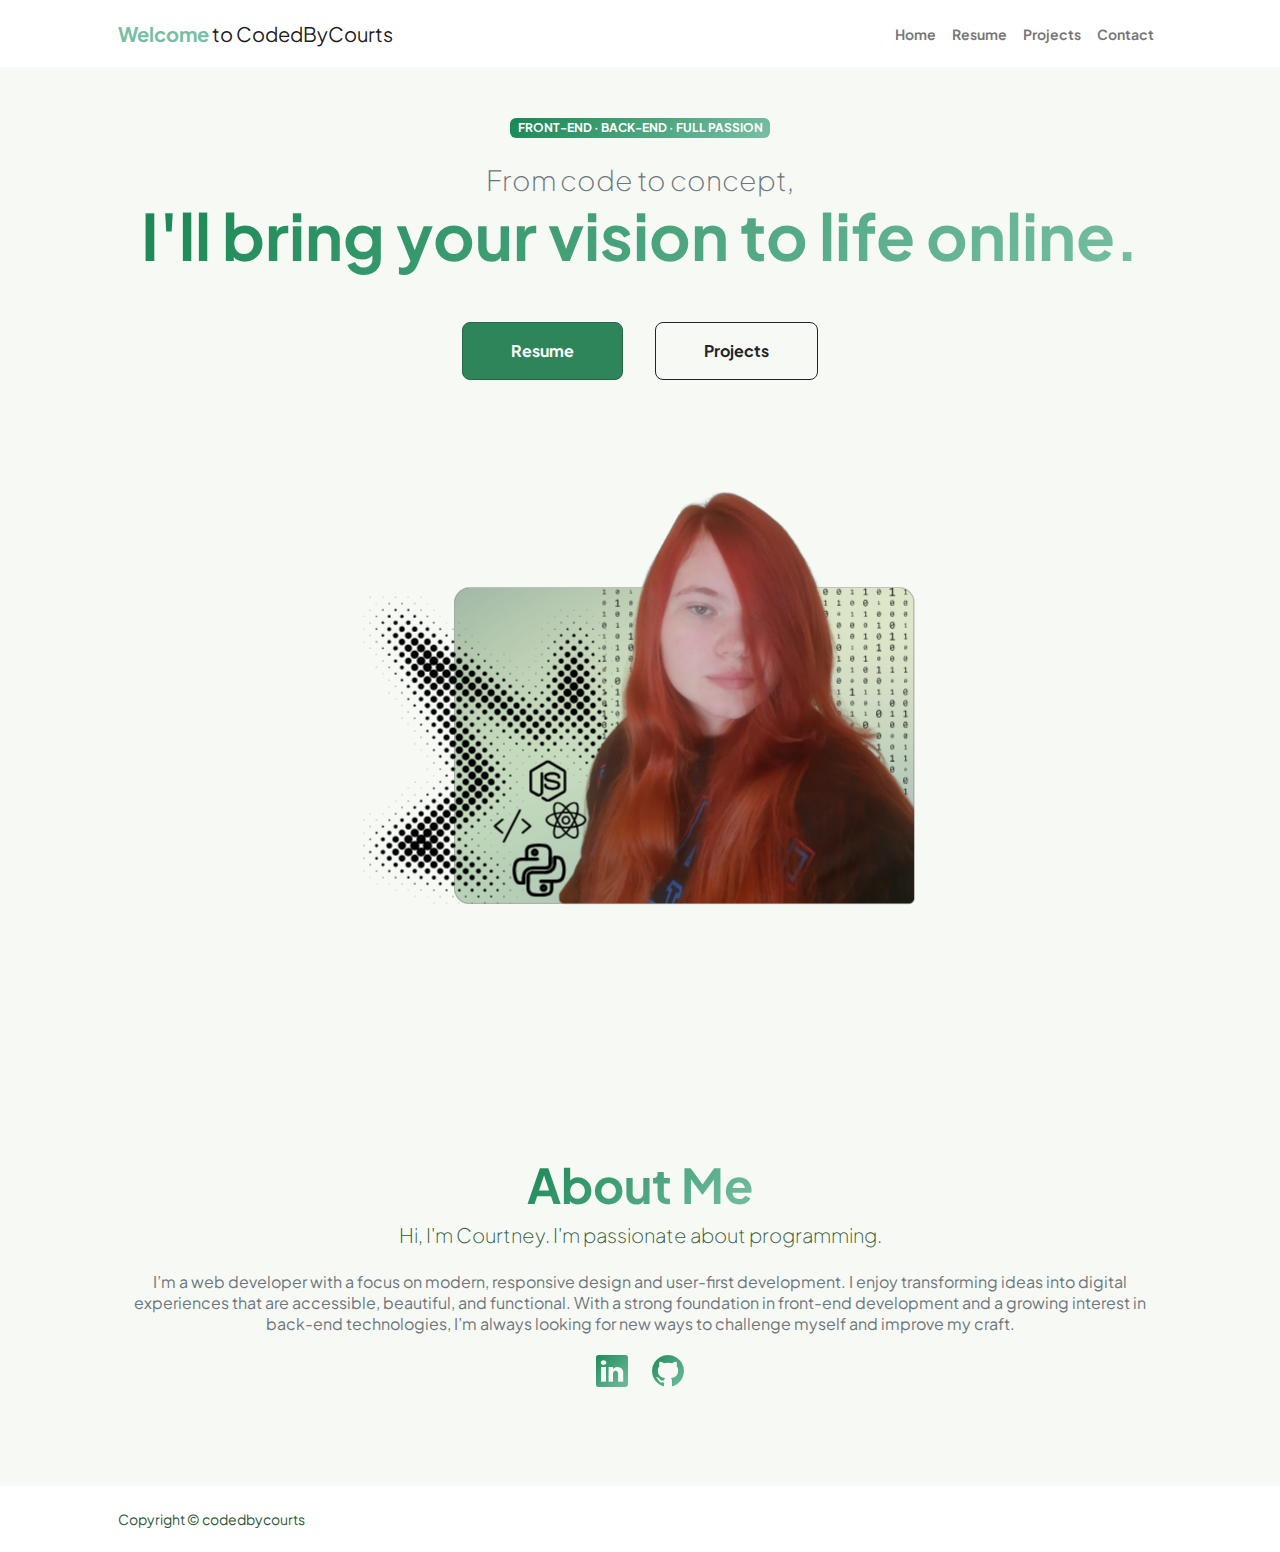
<file: index.html>
<!DOCTYPE html>
<html lang="en">
    <head>
        <meta charset="utf-8" />
        <meta name="viewport" content="width=device-width, initial-scale=1, shrink-to-fit=no" />
        <meta name="description" content="" />
        <meta name="author" content="" />
        <title>Portfolio</title>
        <!-- Favicon-->
        <link rel="icon" type="image/x-icon" href="assets/favicon.ico" />
        <!-- Custom Google font-->
        <link rel="preconnect" href="https://fonts.googleapis.com" />
        <link rel="preconnect" href="https://fonts.gstatic.com" crossorigin />
        <link href="https://fonts.googleapis.com/css2?family=Plus+Jakarta+Sans:wght@100;200;300;400;500;600;700;800;900&amp;display=swap" rel="stylesheet" />
        <!-- Bootstrap icons-->
        <link href="https://cdn.jsdelivr.net/npm/bootstrap-icons@1.8.1/font/bootstrap-icons.css" rel="stylesheet" />
        <!-- Core theme CSS (includes Bootstrap)-->
        <link href="css/styles.css" rel="stylesheet" />
    </head>
    <body class="d-flex flex-column h-100">
        <main class="flex-shrink-0">
            <!-- Navigation-->
            <nav class="navbar navbar-expand-lg navbar-light bg-white py-3">
                <div class="container px-5">
                    <a class="navbar-brand" href="index.html"><span class="fw-bolder text-primary">Welcome</span> to CodedByCourts</a>
                    <button class="navbar-toggler" type="button" data-bs-toggle="collapse" data-bs-target="#navbarSupportedContent" aria-controls="navbarSupportedContent" aria-expanded="false" aria-label="Toggle navigation"><span class="navbar-toggler-icon"></span></button>
                    <div class="collapse navbar-collapse" id="navbarSupportedContent">
                        <ul class="navbar-nav ms-auto mb-2 mb-lg-0 small fw-bolder">
                            <li class="nav-item"><a class="nav-link" href="index.html">Home</a></li>
                            <li class="nav-item"><a class="nav-link" href="resume.html">Resume</a></li>
                            <li class="nav-item"><a class="nav-link" href="projects.html">Projects</a></li>
                            <li class="nav-item"><a class="nav-link" href="contact.html">Contact</a></li>
                        </ul>
                    </div>
                </div>
            </nav>
            <!-- Header-->
            <header class="py-5">
                <div class="container px-5 pb-5">
                    <div class="row gx-5 align-items-center">
                        <div class="col-xxl-5">
                            <!-- Header text content-->
                            <div class="text-center text-xxl-start">
                                <div class="badge bg-gradient-primary-to-secondary text-white mb-4"><div class="text-uppercase">Front-End &middot; Back-End &middot; Full Passion</div></div>
                                <div class="fs-3 fw-light text-muted">From code to concept,</div>
                                <h1 class="display-3 fw-bolder mb-5"><span class="text-gradient d-inline">I'll bring your vision to life online.</span></h1>
                                <div class="d-grid gap-3 d-sm-flex justify-content-sm-center justify-content-xxl-start mb-3">
                                    <a class="btn btn-primary btn-lg px-5 py-3 me-sm-3 fs-6 fw-bolder" href="resume.html">Resume</a>
                                    <a class="btn btn-outline-dark btn-lg px-5 py-3 fs-6 fw-bolder" href="projects.html">Projects</a>
                                </div>
                            </div>
                        </div>
                        <div class="col-xxl-7">
                            <!-- Header profile picture-->
                            <div class="d-flex justify-content-center mt-5 mt-xxl-0">
                                    <!-- TIP: For best results, use a photo with a transparent background like the demo example below-->
                                    <!-- Watch a tutorial on how to do this on YouTube (link)-->
                                    <img class="profile-img" src="assets/potfoliopic2.PNG" alt="..." />
                                    <div class="dots-1">
                                        <!-- SVG Dots-->
                                        <!-- END of SVG dots-->
                                    </div>
                                    <div class="dots-2">
                                        <!-- SVG Dots-->
                                        <!-- END of SVG dots-->
                                    </div>
                                    <div class="dots-3">
                                        <!-- SVG Dots-->
                                        <!-- END of SVG dots-->
                                    </div>
                                    <div class="dots-4">
                                        <!-- SVG Dots-->

                                        <!-- END of SVG dots-->
                                    </div>
                                </div>
                            </div>
                        </div>
                    </div>
                </div>
            </header>
            <!-- About Section-->
            <section class="bg-light py-5">
                <div class="container px-5">
                    <div class="row gx-5 justify-content-center">
                        <div class="col-xxl-8">
                            <div class="text-center my-5">
                                <h2 class="display-5 fw-bolder"><span class="text-gradient d-inline">About Me</span></h2>
                                <p class="lead fw-light mb-4">Hi, I'm Courtney. I'm passionate about programming.</p>
                                <p class="text-muted">I’m a web developer with a focus on modern, responsive design and user-first development. I enjoy transforming ideas into digital experiences that are accessible, beautiful, and functional. With a strong foundation in front-end development and a growing interest in back-end technologies, I’m always looking for new ways to challenge myself and improve my craft.</p>
                                <div class="d-flex justify-content-center fs-2 gap-4">
                                    <a class="text-gradient" href="https://www.linkedin.com/in/courtney-cook-09b361341/"><i class="bi bi-linkedin"></i></a>
                                    <a class="text-gradient" href="https://github.com/Courts02"><i class="bi bi-github"></i></a>
                                </div>
                            </div>
                        </div>
                    </div>
                </div>
            </section>
        </main>
        <!-- Footer-->
        <footer class="bg-white py-4 mt-auto">
            <div class="container px-5">
                <div class="row align-items-center justify-content-between flex-column flex-sm-row">
                    <div class="col-auto"><div class="small m-0">Copyright &copy; codedbycourts</div></div>
                    <!-- <div class="col-auto">
                        <a class="small" href="#!">Privacy</a>
                        <span class="mx-1">&middot;</span>
                        <a class="small" href="#!">Terms</a>
                        <span class="mx-1">&middot;</span>
                        <a class="small" href="#!">Contact</a>
                    </div> -->
                </div>
            </div>
        </footer>
        <!-- Bootstrap core JS-->
        <script src="https://cdn.jsdelivr.net/npm/bootstrap@5.2.3/dist/js/bootstrap.bundle.min.js"></script>
        <!-- Core theme JS-->
        <script src="js/scripts.js"></script>
    </body>
</html>
</file>
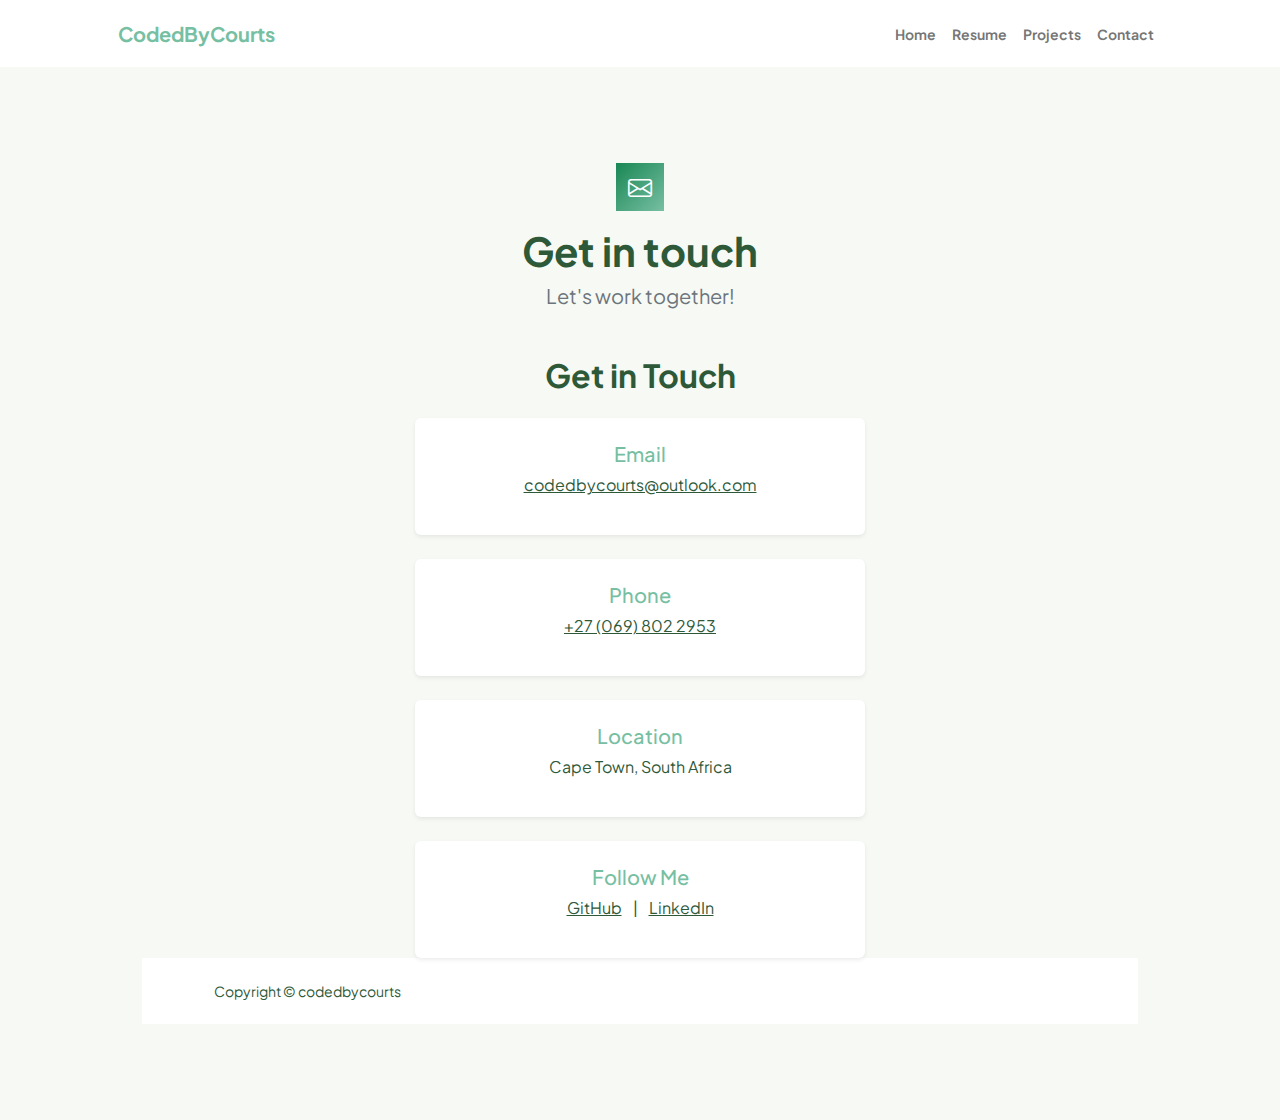
<file: contact.html>
<!DOCTYPE html>
<html lang="en">
    <head>
        <meta charset="utf-8" />
        <meta name="viewport" content="width=device-width, initial-scale=1, shrink-to-fit=no" />
        <meta name="description" content />
        <meta name="author" content />
        <title>Contact Me</title>
        <!-- Favicon-->
        <link rel="icon" type="image/x-icon" href="assets/favicon.ico" />
        <!-- Custom Google font-->
        <link rel="preconnect" href="https://fonts.googleapis.com" />
        <link rel="preconnect" href="https://fonts.gstatic.com" crossorigin />
        <link href="https://fonts.googleapis.com/css2?family=Plus+Jakarta+Sans:wght@100;200;300;400;500;600;700;800;900&amp;display=swap" rel="stylesheet" />
        <!-- Bootstrap icons-->
        <link href="https://cdn.jsdelivr.net/npm/bootstrap-icons@1.8.1/font/bootstrap-icons.css" rel="stylesheet" />
        <!-- Core theme CSS (includes Bootstrap)-->
        <link href="css/styles.css" rel="stylesheet" />
    </head>
    <body class="d-flex flex-column">
        <main class="flex-shrink-0">
            <!-- Navigation-->
            <nav class="navbar navbar-expand-lg navbar-light bg-white py-3">
                <div class="container px-5">
                    <a class="navbar-brand" href="index.html"><span class="fw-bolder text-primary">CodedByCourts</span></a>
                    <button class="navbar-toggler" type="button" data-bs-toggle="collapse" data-bs-target="#navbarSupportedContent" aria-controls="navbarSupportedContent" aria-expanded="false" aria-label="Toggle navigation"><span class="navbar-toggler-icon"></span></button>
                    <div class="collapse navbar-collapse" id="navbarSupportedContent">
                        <ul class="navbar-nav ms-auto mb-2 mb-lg-0 small fw-bolder">
                            <li class="nav-item"><a class="nav-link" href="index.html">Home</a></li>
                            <li class="nav-item"><a class="nav-link" href="resume.html">Resume</a></li>
                            <li class="nav-item"><a class="nav-link" href="projects.html">Projects</a></li>
                            <li class="nav-item"><a class="nav-link" href="contact.html">Contact</a></li>
                        </ul>
                    </div>
                </div>
            </nav>
            <!-- Page content-->
            <section class="py-5">
                <div class="container px-5">
                    <!-- Contact form-->
                    <div class="bg-light rounded-4 py-5 px-4 px-md-5">
                        <div class="text-center mb-5">
                            <div class="feature bg-primary bg-gradient-primary-to-secondary text-white rounded-3 mb-3"><i class="bi bi-envelope"></i></div>
                            <h1 class="fw-bolder">Get in touch</h1>
                            <p class="lead fw-normal text-muted mb-0">Let's work together!</p>
                        </div>
                        <div class="row gx-5 justify-content-center">
<div class="col-lg-8 col-xl-6 text-center">
    <h2 class="fw-bold mb-4">Get in Touch</h2>
    
    <div class="card shadow-sm p-4 mb-4">
        <h5 class="text-primary">Email</h5>
        <p><a href="mailto:codedbycourts@outlook.comS">codedbycourts@outlook.com</a></p>
    </div>

    <div class="card shadow-sm p-4 mb-4">
        <h5 class="text-primary">Phone</h5>
        <p><a href="tel:+27 69 802 2953">+27 (069) 802 2953</a></p>
    </div>

    <div class="card shadow-sm p-4 mb-4">
        <h5 class="text-primary">Location</h5>
        <p>Cape Town, South Africa</p>
    </div>

    <div class="card shadow-sm p-4">
        <h5 class="text-primary">Follow Me</h5>
        <p>
            <a href="https://github.com/Courts02" target="_blank" class="me-2">GitHub</a> |
            <a href="https://www.linkedin.com/in/courtney-cook-09b361341/" target="_blank" class="ms-2">LinkedIn</a>
        </p>

    </div>
</div>

        <!-- Footer-->
        <footer class="bg-white py-4 mt-auto">
            <div class="container px-5">
                <div class="row align-items-center justify-content-between flex-column flex-sm-row">
                    <div class="col-auto"><div class="small m-0">Copyright &copy; codedbycourts</div></div>
                    <!-- <div class="col-auto">
                        <a class="small" href="#!">Privacy</a>
                        <span class="mx-1">&middot;</span>
                        <a class="small" href="#!">Terms</a>
                        <span class="mx-1">&middot;</span>
                        <a class="small" href="#!">Contact</a>
                    </div> -->
                </div>
            </div>
        </footer>
        <!-- Bootstrap core JS-->
        <script src="https://cdn.jsdelivr.net/npm/bootstrap@5.2.3/dist/js/bootstrap.bundle.min.js"></script>
        <!-- Core theme JS-->
        <script src="js/scripts.js"></script>
        <!-- * * * * * * * * * * * * * * * * * * * * * * * * * * * * * * * * * * * * * * * *-->
        <!-- * *                               SB Forms JS                               * *-->
        <!-- * * Activate your form at https://startbootstrap.com/solution/contact-forms * *-->
        <!-- * * * * * * * * * * * * * * * * * * * * * * * * * * * * * * * * * * * * * * * *-->
        <script src="https://cdn.startbootstrap.com/sb-forms-latest.js"></script>
    </body>
</html>
</file>
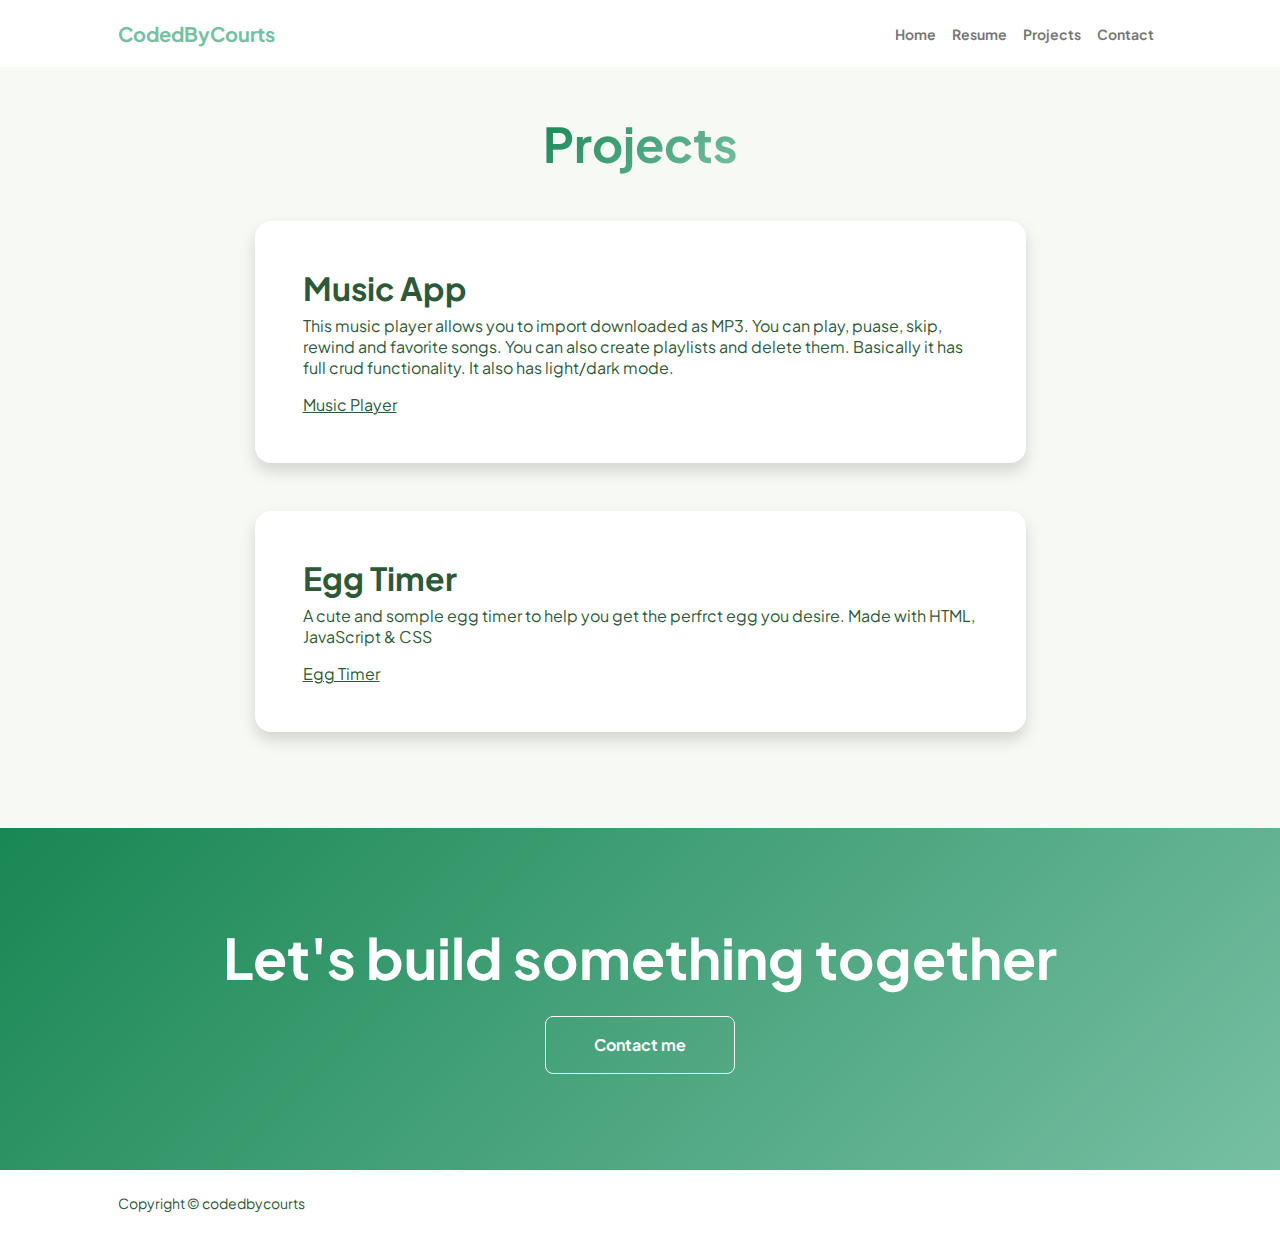
<file: projects.html>
<!DOCTYPE html>
<html lang="en">
    <head>
        <meta charset="utf-8" />
        <meta name="viewport" content="width=device-width, initial-scale=1, shrink-to-fit=no" />
        <meta name="description" content="" />
        <meta name="author" content="" />
        <title>Projects</title>
        <!-- Favicon-->
        <link rel="icon" type="image/x-icon" href="assets/favicon.ico" />
        <!-- Custom Google font-->
        <link rel="preconnect" href="https://fonts.googleapis.com" />
        <link rel="preconnect" href="https://fonts.gstatic.com" crossorigin />
        <link href="https://fonts.googleapis.com/css2?family=Plus+Jakarta+Sans:wght@100;200;300;400;500;600;700;800;900&amp;display=swap" rel="stylesheet" />
        <!-- Bootstrap icons-->
        <link href="https://cdn.jsdelivr.net/npm/bootstrap-icons@1.8.1/font/bootstrap-icons.css" rel="stylesheet" />
        <!-- Core theme CSS (includes Bootstrap)-->
        <link href="css/styles.css" rel="stylesheet" />
    </head>
    <body class="d-flex flex-column h-100 bg-light">
        <main class="flex-shrink-0">
            <!-- Navigation-->
            <nav class="navbar navbar-expand-lg navbar-light bg-white py-3">
                <div class="container px-5">
                    <a class="navbar-brand" href="index.html"><span class="fw-bolder text-primary">CodedByCourts</span></a>
                    <button class="navbar-toggler" type="button" data-bs-toggle="collapse" data-bs-target="#navbarSupportedContent" aria-controls="navbarSupportedContent" aria-expanded="false" aria-label="Toggle navigation"><span class="navbar-toggler-icon"></span></button>
                    <div class="collapse navbar-collapse" id="navbarSupportedContent">
                        <ul class="navbar-nav ms-auto mb-2 mb-lg-0 small fw-bolder">
                            <li class="nav-item"><a class="nav-link" href="index.html">Home</a></li>
                            <li class="nav-item"><a class="nav-link" href="resume.html">Resume</a></li>
                            <li class="nav-item"><a class="nav-link" href="projects.html">Projects</a></li>
                            <li class="nav-item"><a class="nav-link" href="contact.html">Contact</a></li>
                        </ul>
                    </div>
                </div>
            </nav>
            <!-- Projects Section-->
            <section class="py-5">
                <div class="container px-5 mb-5">
                    <div class="text-center mb-5">
                        <h1 class="display-5 fw-bolder mb-0"><span class="text-gradient d-inline">Projects</span></h1>
                    </div>
                    <div class="row gx-5 justify-content-center">
                        <div class="col-lg-11 col-xl-9 col-xxl-8">
                            <!-- Project Card 1-->
                            <div class="card overflow-hidden shadow rounded-4 border-0 mb-5">
                                <div class="card-body p-0">
                                    <div class="d-flex align-items-center">
                                        <div class="p-5">
                                            <h2 class="fw-bolder">Music App</h2>
                                            <p>This music player allows you to import downloaded as MP3. You can play, puase, skip, rewind and favorite songs. You can also create playlists and delete them. Basically it has full crud functionality. It also has light/dark mode.</p>
                                         <a href="https://courts02.github.io/Music_Player/">Music Player</a>
                                        </div>
                                        <!-- <img class="img-fluid" src="https://dummyimage.com/300x400/343a40/6c757d" alt="..." /> -->
                                    </div>
                                </div>
                            </div>
                            <!-- Project Card 2-->
                            <div class="card overflow-hidden shadow rounded-4 border-0">
                                <div class="card-body p-0">
                                    <div class="d-flex align-items-center">
                                        <div class="p-5">
                                            <h2 class="fw-bolder">Egg Timer</h2>
                                            <p>A cute and somple egg timer to help you get the perfrct egg you desire. Made with HTML, JavaScript & CSS</p>
                                            <a href="https://courts02.github.io/eggtimer/">Egg Timer</a>
                                        </div>
                                        <!-- <img class="img-fluid" src="https://dummyimage.com/300x400/343a40/6c757d" alt="..." /> -->
                                    </div>
                                </div>
                            </div>
                        </div>
                    </div>
                </div>
            </section>
            <!-- Call to action section-->
            <section class="py-5 bg-gradient-primary-to-secondary text-white">
                <div class="container px-5 my-5">
                    <div class="text-center">
                        <h2 class="display-4 fw-bolder mb-4">Let's build something together</h2>
                        <a class="btn btn-outline-light btn-lg px-5 py-3 fs-6 fw-bolder" href="contact.html">Contact me</a>
                    </div>
                </div>
            </section>
        </main>
        <!-- Footer-->
        <footer class="bg-white py-4 mt-auto">
            <div class="container px-5">
                <div class="row align-items-center justify-content-between flex-column flex-sm-row">
                    <div class="col-auto"><div class="small m-0">Copyright &copy; codedbycourts </div></div>
                    <!-- <div class="col-auto">
                        <a class="small" href="#!">Privacy</a>
                        <span class="mx-1">&middot;</span>
                        <a class="small" href="#!">Terms</a>
                        <span class="mx-1">&middot;</span>
                        <a class="small" href="#!">Contact</a>
                    </div> -->
                </div>
            </div>
        </footer>
        <!-- Bootstrap core JS-->
        <script src="https://cdn.jsdelivr.net/npm/bootstrap@5.2.3/dist/js/bootstrap.bundle.min.js"></script>
        <!-- Core theme JS-->
        <script src="js/scripts.js"></script>
    </body>
</html>
</file>
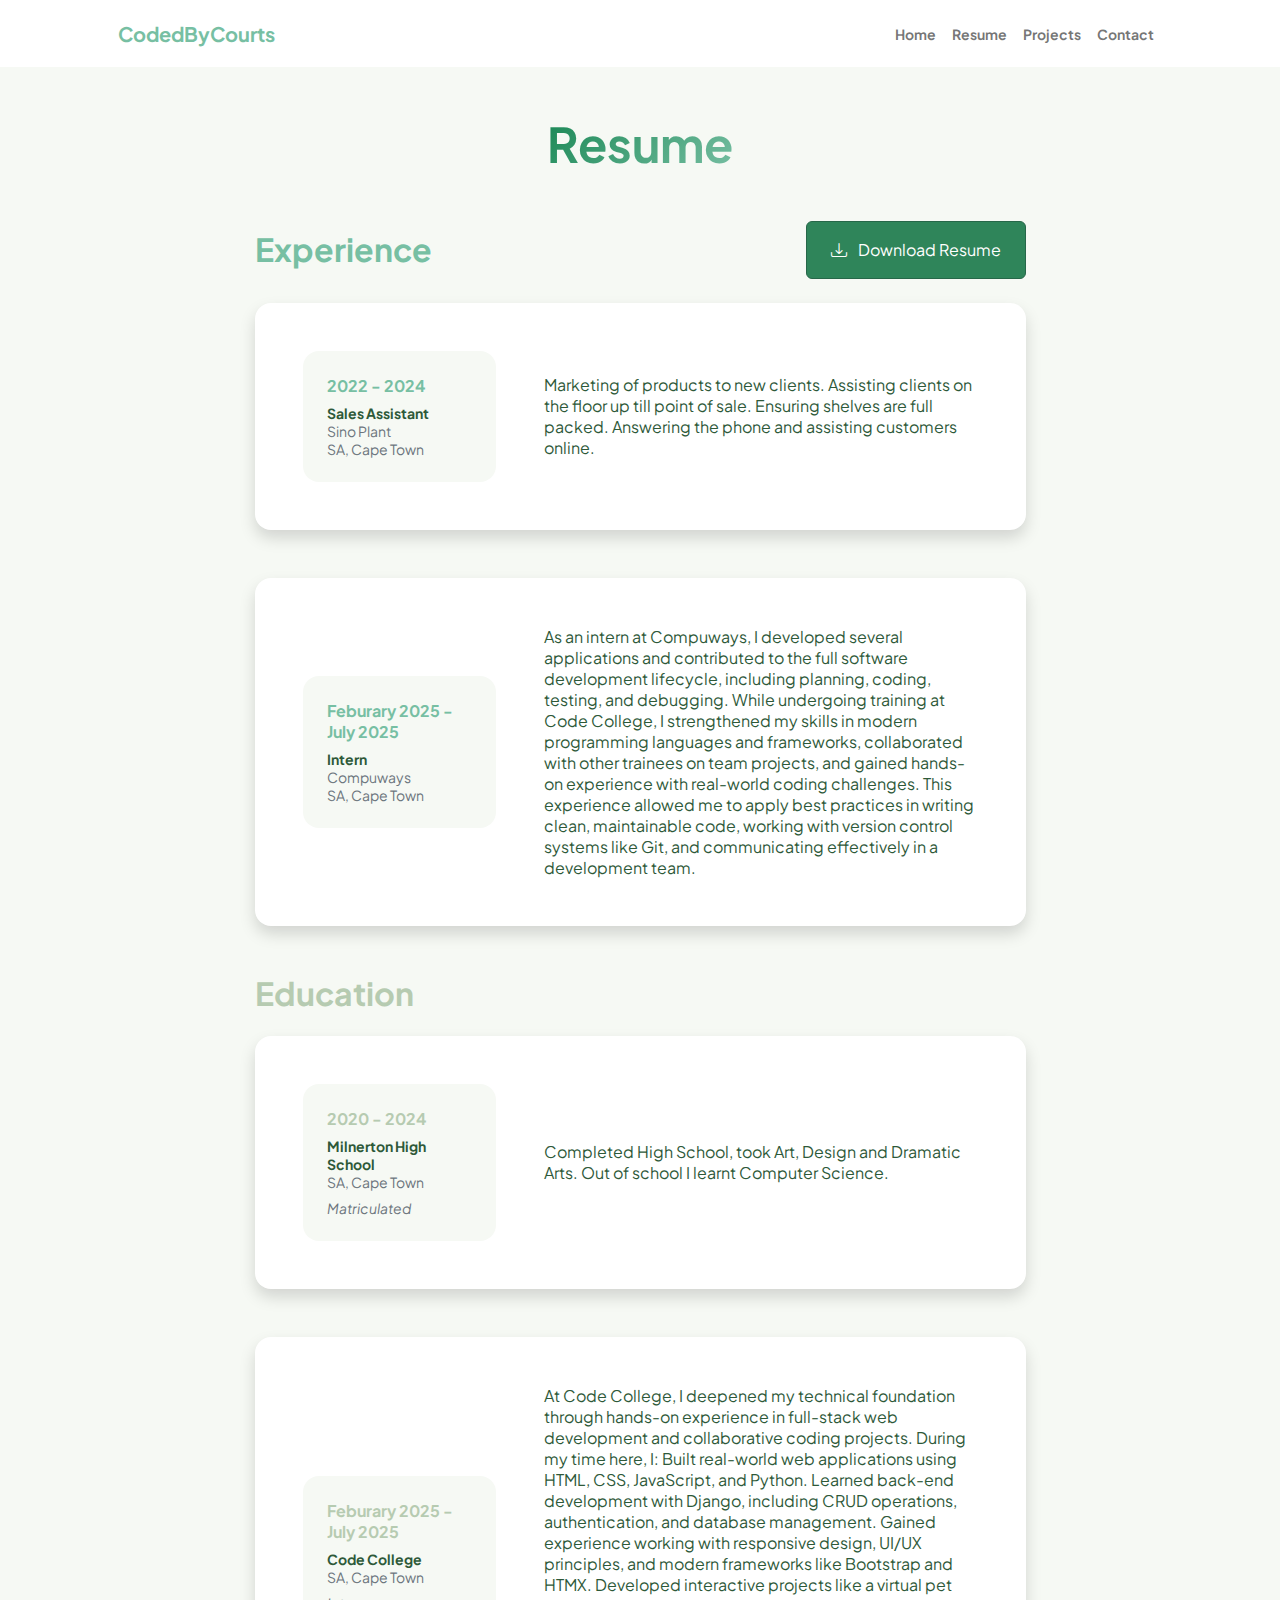
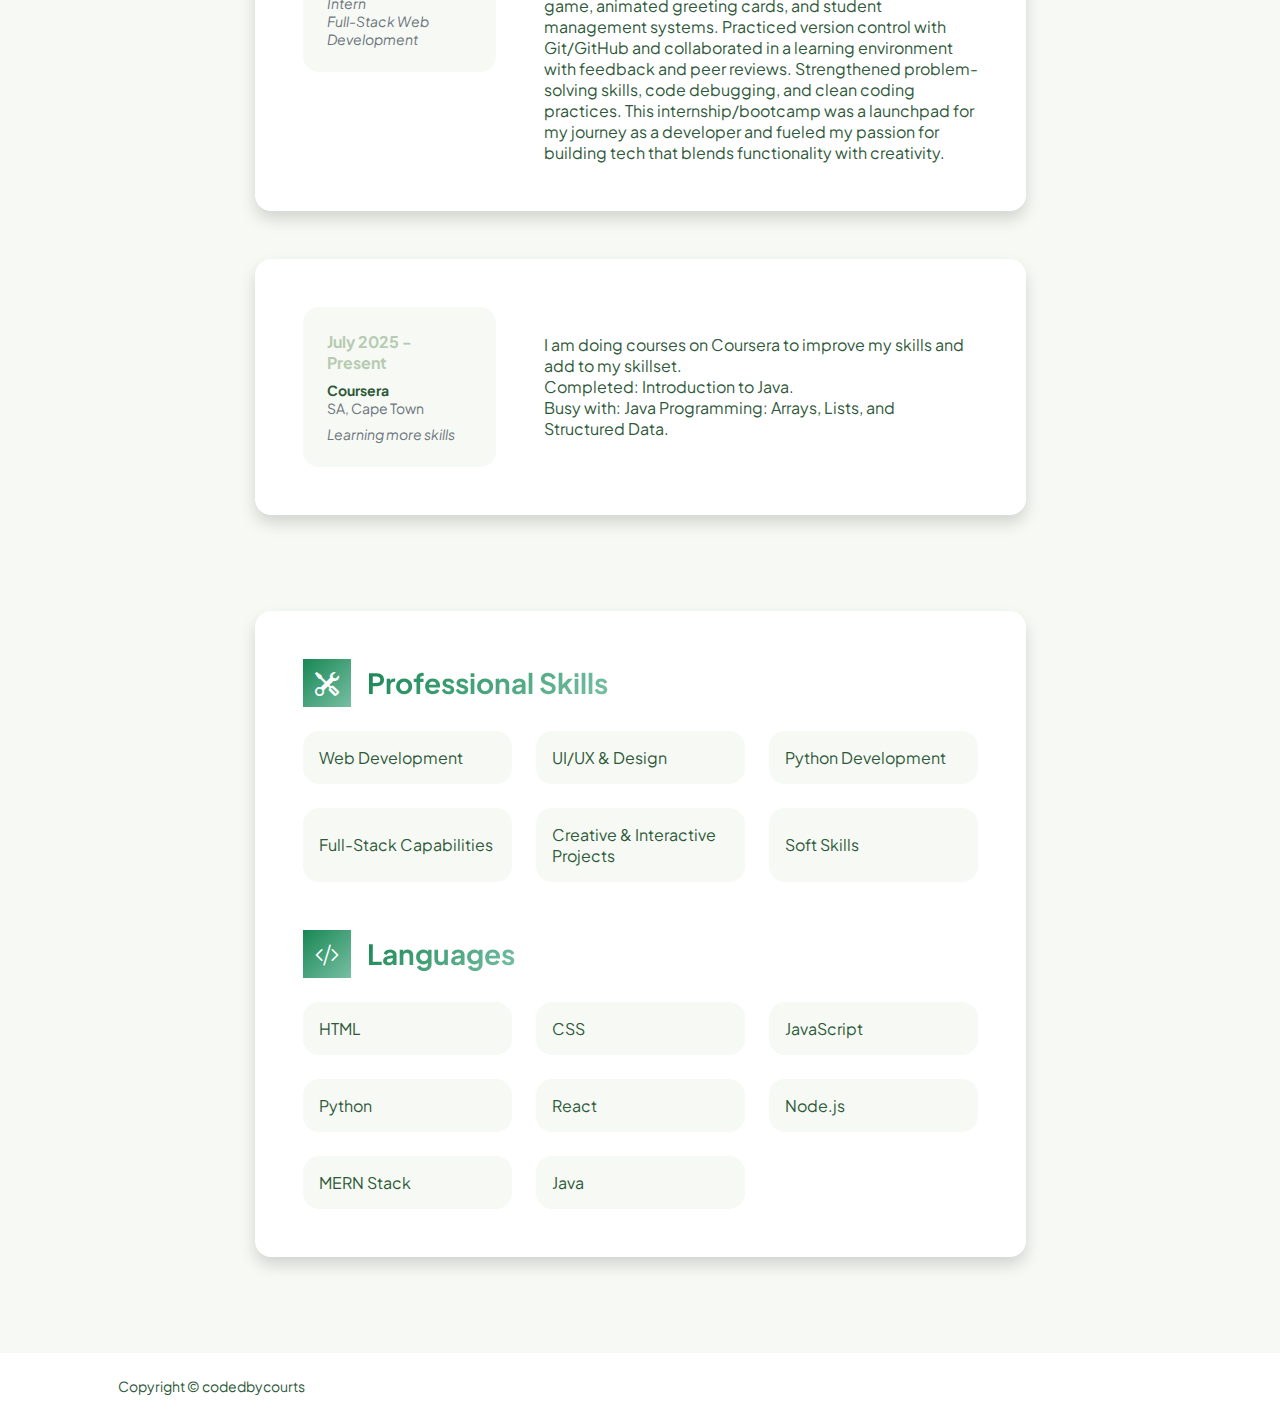
<file: resume.html>
<!DOCTYPE html>
<html lang="en">
    <head>
        <meta charset="utf-8" />
        <meta name="viewport" content="width=device-width, initial-scale=1, shrink-to-fit=no" />
        <meta name="description" content="" />
        <meta name="author" content="" />
        <title>Resume</title>
        <!-- Favicon-->
        <link rel="icon" type="image/x-icon" href="assets/favicon.ico" />
        <!-- Custom Google font-->
        <link rel="preconnect" href="https://fonts.googleapis.com" />
        <link rel="preconnect" href="https://fonts.gstatic.com" crossorigin />
        <link href="https://fonts.googleapis.com/css2?family=Plus+Jakarta+Sans:wght@100;200;300;400;500;600;700;800;900&amp;display=swap" rel="stylesheet" />
        <!-- Bootstrap icons-->
        <link href="https://cdn.jsdelivr.net/npm/bootstrap-icons@1.8.1/font/bootstrap-icons.css" rel="stylesheet" />
        <!-- Core theme CSS (includes Bootstrap)-->
        <link href="css/styles.css" rel="stylesheet" />
    </head>
    <body class="d-flex flex-column h-100 bg-light">
        <main class="flex-shrink-0">
            <!-- Navigation-->
            <nav class="navbar navbar-expand-lg navbar-light bg-white py-3">
                <div class="container px-5">
                    <a class="navbar-brand" href="index.html"><span class="fw-bolder text-primary">CodedByCourts</span></a>
                    <button class="navbar-toggler" type="button" data-bs-toggle="collapse" data-bs-target="#navbarSupportedContent" aria-controls="navbarSupportedContent" aria-expanded="false" aria-label="Toggle navigation"><span class="navbar-toggler-icon"></span></button>
                    <div class="collapse navbar-collapse" id="navbarSupportedContent">
                        <ul class="navbar-nav ms-auto mb-2 mb-lg-0 small fw-bolder">
                            <li class="nav-item"><a class="nav-link" href="index.html">Home</a></li>
                            <li class="nav-item"><a class="nav-link" href="resume.html">Resume</a></li>
                            <li class="nav-item"><a class="nav-link" href="projects.html">Projects</a></li>
                            <li class="nav-item"><a class="nav-link" href="contact.html">Contact</a></li>
                        </ul>
                    </div>
                </div>
            </nav>
            <!-- Page Content-->
            <div class="container px-5 my-5">
                <div class="text-center mb-5">
                    <h1 class="display-5 fw-bolder mb-0"><span class="text-gradient d-inline">Resume</span></h1>
                </div>
                <div class="row gx-5 justify-content-center">
                    <div class="col-lg-11 col-xl-9 col-xxl-8">
                        <!-- Experience Section-->
                        <section>
                            <div class="d-flex align-items-center justify-content-between mb-4">
                                <h2 class="text-primary fw-bolder mb-0">Experience</h2>
                                <!-- Download resume button-->
                                <!-- Note: Set the link href target to a PDF file within your project-->
                                <a class="btn btn-primary px-4 py-3" href="assets/Resume (CodedByCourts).pdf" target="_blank">
                                    <div class="d-inline-block bi bi-download me-2"></div>
                                    Download Resume
                                </a>
                            </div>
                            <!-- Experience Card 1-->
                            <div class="card shadow border-0 rounded-4 mb-5">
                                <div class="card-body p-5">
                                    <div class="row align-items-center gx-5">
                                        <div class="col text-center text-lg-start mb-4 mb-lg-0">
                                            <div class="bg-light p-4 rounded-4">
                                                <div class="text-primary fw-bolder mb-2">2022 - 2024</div>
                                                <div class="small fw-bolder">Sales Assistant</div>
                                                <div class="small text-muted">Sino Plant</div>
                                                <div class="small text-muted">SA, Cape Town</div>
                                            </div>
                                        </div>
                                        <div class="col-lg-8"><div>Marketing of products to new clients.
Assisting clients on the floor up till point of sale.
Ensuring shelves are full packed.
Answering the phone and assisting customers online.</div></div>
                                    </div>
                                </div>
                            </div>
                            <!-- Experience Card 2-->
                            <div class="card shadow border-0 rounded-4 mb-5">
                                <div class="card-body p-5">
                                    <div class="row align-items-center gx-5">
                                        <div class="col text-center text-lg-start mb-4 mb-lg-0">
                                            <div class="bg-light p-4 rounded-4">
                                                <div class="text-primary fw-bolder mb-2">Feburary 2025 - July 2025</div>
                                                <div class="small fw-bolder">Intern</div>
                                                <div class="small text-muted">Compuways</div>
                                                <div class="small text-muted">SA, Cape Town</div>
                                            </div>
                                        </div>
                                        <div class="col-lg-8"><div>As an intern at Compuways, I developed several applications and contributed to the full software development lifecycle, including planning, coding, testing, and debugging. While undergoing training at Code College, I strengthened my skills in modern programming languages and frameworks, collaborated with other trainees on team projects, and gained hands-on experience with real-world coding challenges. This experience allowed me to apply best practices in writing clean, maintainable code, working with version control systems like Git, and communicating effectively in a development team.</div></div>
                                    </div>
                                </div>
                            </div>
                        </section> 
                        <!-- Education Section-->
                        <section>
                            <h2 class="text-secondary fw-bolder mb-4">Education</h2>
                            <!-- Education Card 1-->
                            <div class="card shadow border-0 rounded-4 mb-5">
                                <div class="card-body p-5">
                                    <div class="row align-items-center gx-5">
                                        <div class="col text-center text-lg-start mb-4 mb-lg-0">
                                            <div class="bg-light p-4 rounded-4">
                                                <div class="text-secondary fw-bolder mb-2">2020 - 2024</div>
                                                <div class="mb-2">
                                                    <div class="small fw-bolder">Milnerton High School</div>
                                                    <div class="small text-muted">SA, Cape Town</div>
                                                </div>
                                                <div class="fst-italic">
                                                    <div class="small text-muted">Matriculated</div>
                                                    <!-- <div class="small text-muted">Web Development</div> -->
                                                </div>
                                            </div>
                                        </div>
                                        <div class="col-lg-8"><div>Completed High School, took Art, Design and Dramatic Arts. Out of school I learnt Computer Science.</div></div>
                                    </div>
                                </div>
                            </div>
                            <!-- Education Card 2-->
                            <div class="card shadow border-0 rounded-4 mb-5">
                                <div class="card-body p-5">
                                    <div class="row align-items-center gx-5">
                                        <div class="col text-center text-lg-start mb-4 mb-lg-0">
                                            <div class="bg-light p-4 rounded-4">
                                                <div class="text-secondary fw-bolder mb-2">Feburary 2025 - July 2025</div>
                                                <div class="mb-2">
                                                    <div class="small fw-bolder">Code College</div>
                                                    <div class="small text-muted">SA, Cape Town</div>
                                                </div>
                                                <div class="fst-italic">
                                                    <div class="small text-muted">Intern</div>
                                                    <div class="small text-muted">Full-Stack Web Development</div>
                                                </div>
                                            </div>
                                        </div>
                                        <div class="col-lg-8"><div>At Code College, I deepened my technical foundation through hands-on experience in full-stack web development and collaborative coding projects. During my time here, I:

Built real-world web applications using HTML, CSS, JavaScript, and Python.

Learned back-end development with Django, including CRUD operations, authentication, and database management.

Gained experience working with responsive design, UI/UX principles, and modern frameworks like Bootstrap and HTMX.

Developed interactive projects like a virtual pet game, animated greeting cards, and student management systems.

Practiced version control with Git/GitHub and collaborated in a learning environment with feedback and peer reviews.

Strengthened problem-solving skills, code debugging, and clean coding practices.

This internship/bootcamp was a launchpad for my journey as a developer and fueled my passion for building tech that blends functionality with creativity.</div></div>
                                    </div>
                                </div>
                            </div>
                        </section>

                        <!-- Education Card 1-->
                            <div class="card shadow border-0 rounded-4 mb-5">
                                <div class="card-body p-5">
                                    <div class="row align-items-center gx-5">
                                        <div class="col text-center text-lg-start mb-4 mb-lg-0">
                                            <div class="bg-light p-4 rounded-4">
                                                <div class="text-secondary fw-bolder mb-2">July 2025 - Present</div>
                                                <div class="mb-2">
                                                    <div class="small fw-bolder">Coursera</div>
                                                    <div class="small text-muted">SA, Cape Town</div>
                                                </div>
                                                <div class="fst-italic">
                                                    <div class="small text-muted">Learning more skills</div>
                                                    <!-- <div class="small text-muted">Web Development</div> -->
                                                </div>
                                            </div>
                                        </div>
                                        <div class="col-lg-8"><div>I am doing courses on Coursera to improve my skills and add to my skillset.<br>
                                            Completed: Introduction to Java.<br>
                                            Busy with: Java Programming: Arrays, Lists, and Structured Data.
                                        </div></div>
                                    </div>
                                </div>
                            </div>
                        <!-- Divider-->
                        <div class="pb-5"></div>
                        <!-- Skills Section-->
                        <section>
                            <!-- Skillset Card-->
                            <div class="card shadow border-0 rounded-4 mb-5">
                                <div class="card-body p-5">
                                    <!-- Professional skills list-->
                                    <div class="mb-5">
                                        <div class="d-flex align-items-center mb-4">
                                            <div class="feature bg-primary bg-gradient-primary-to-secondary text-white rounded-3 me-3"><i class="bi bi-tools"></i></div>
                                            <h3 class="fw-bolder mb-0"><span class="text-gradient d-inline">Professional Skills</span></h3>
                                        </div>
                                        <div class="row row-cols-1 row-cols-md-3 mb-4">
                                            <div class="col mb-4 mb-md-0"><div class="d-flex align-items-center bg-light rounded-4 p-3 h-100">Web Development</div></div>
                                            <div class="col mb-4 mb-md-0"><div class="d-flex align-items-center bg-light rounded-4 p-3 h-100">UI/UX & Design</div></div>
                                            <div class="col"><div class="d-flex align-items-center bg-light rounded-4 p-3 h-100">Python Development</div></div>
                                        </div>
                                        <div class="row row-cols-1 row-cols-md-3">
                                            <div class="col mb-4 mb-md-0"><div class="d-flex align-items-center bg-light rounded-4 p-3 h-100">Full-Stack Capabilities</div></div>
                                            <div class="col mb-4 mb-md-0"><div class="d-flex align-items-center bg-light rounded-4 p-3 h-100">Creative & Interactive Projects</div></div>
                                            <div class="col"><div class="d-flex align-items-center bg-light rounded-4 p-3 h-100">Soft Skills</div></div>
                                        </div>
                                    </div>
                                    <!-- Languages list-->
                                    <div class="mb-0">
                                        <div class="d-flex align-items-center mb-4">
                                            <div class="feature bg-primary bg-gradient-primary-to-secondary text-white rounded-3 me-3"><i class="bi bi-code-slash"></i></div>
                                            <h3 class="fw-bolder mb-0"><span class="text-gradient d-inline">Languages</span></h3>
                                        </div>
                                        <div class="row row-cols-1 row-cols-md-3 mb-4">
  <div class="col mb-4 mb-md-0">
    <div class="d-flex align-items-center bg-light rounded-4 p-3 h-100">HTML</div>
  </div>
  <div class="col mb-4 mb-md-0">
    <div class="d-flex align-items-center bg-light rounded-4 p-3 h-100">CSS</div>
  </div>
  <div class="col">
    <div class="d-flex align-items-center bg-light rounded-4 p-3 h-100">JavaScript</div>
  </div>
</div>

<div class="row row-cols-1 row-cols-md-3 mb-4">
  <div class="col mb-4 mb-md-0">
    <div class="d-flex align-items-center bg-light rounded-4 p-3 h-100">Python</div>
  </div>
  <div class="col mb-4 mb-md-0">
    <div class="d-flex align-items-center bg-light rounded-4 p-3 h-100">React</div>
  </div>
  <div class="col">
    <div class="d-flex align-items-center bg-light rounded-4 p-3 h-100">Node.js</div>
  </div>
</div>

<div class="row row-cols-1 row-cols-md-3">
  <!-- Tech 1 -->
  <div class="col mb-4 mb-md-0">
    <div class="d-flex align-items-center bg-light rounded-4 p-3 h-100">MERN Stack</div>
  </div>

  <!-- Tech 2 -->
  <div class="col mb-4 mb-md-0">
    <div class="d-flex align-items-center bg-light rounded-4 p-3 h-100">Java</div>
  </div>

  <!-- Optional: Empty column to balance if you only want two items -->
  <div class="col"></div>
</div>


                                    </div>
                                </div>
                            </div>
                        </section>
                    </div>
                </div>
            </div>
        </main>
        <!-- Footer-->
        <footer class="bg-white py-4 mt-auto">
            <div class="container px-5">
                <div class="row align-items-center justify-content-between flex-column flex-sm-row">
                    <div class="col-auto"><div class="small m-0">Copyright &copy; codedbycourts</div></div>
                    <!-- <div class="col-auto">
                        <a class="small" href="#!">Privacy</a>
                        <span class="mx-1">&middot;</span>
                        <a class="small" href="#!">Terms</a>
                        <span class="mx-1">&middot;</span>
                        <a class="small" href="#!">Contact</a>
                    </div> -->
                </div>
            </div>
        </footer>
        <!-- Bootstrap core JS-->
        <script src="https://cdn.jsdelivr.net/npm/bootstrap@5.2.3/dist/js/bootstrap.bundle.min.js"></script>
        <!-- Core theme JS-->
        <script src="js/scripts.js"></script>
    </body>
</html>
</file>
